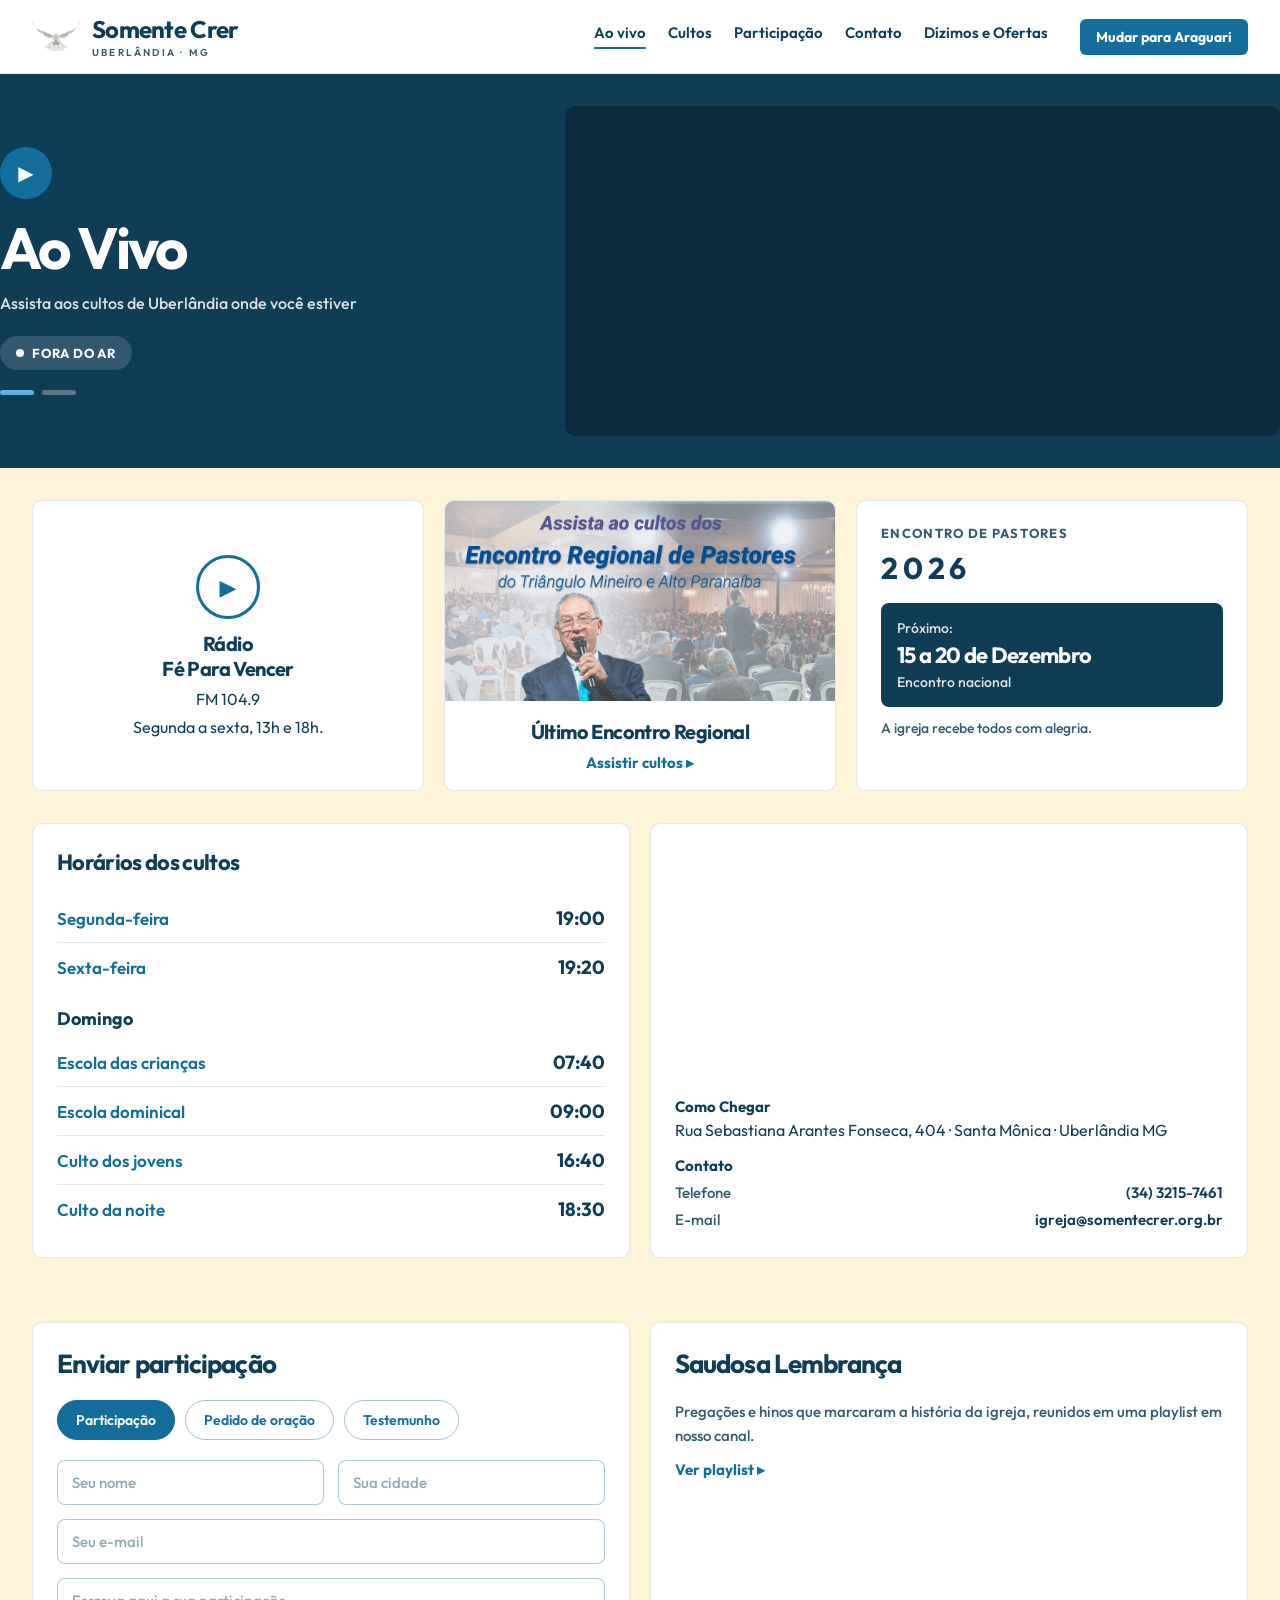
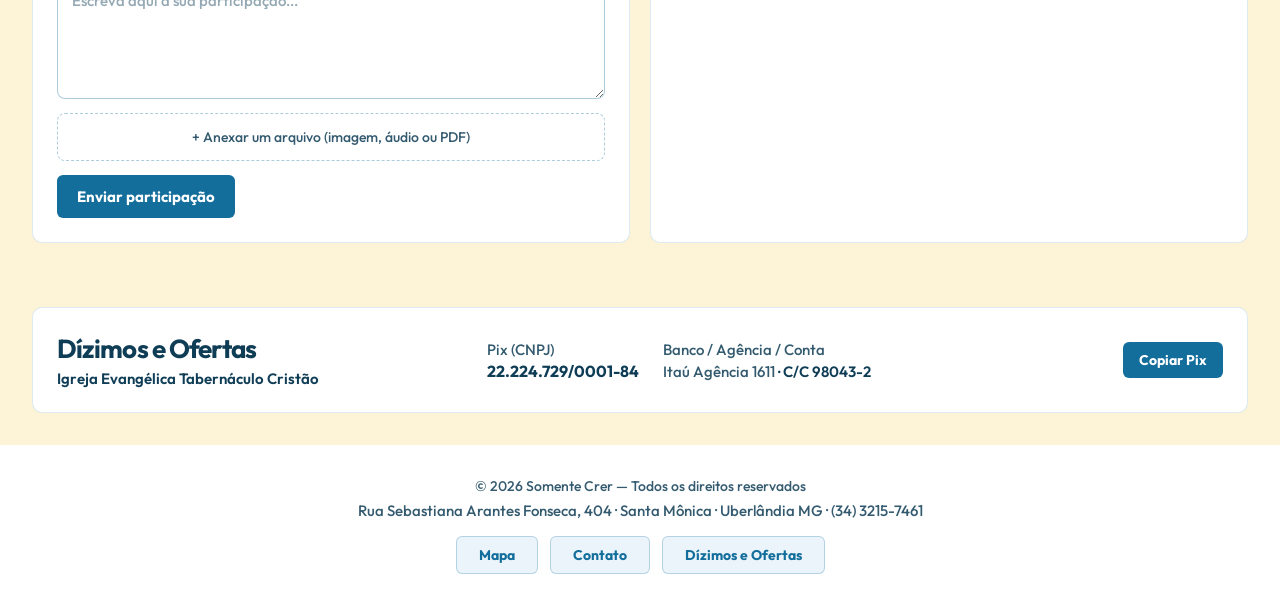
<file: index.html>
<!DOCTYPE html>
<html lang="pt-BR">
<head>
<meta charset="utf-8">
<meta name="viewport" content="width=device-width, initial-scale=1.0">
<link rel="preconnect" href="https://fonts.googleapis.com">
<link rel="preconnect" href="https://fonts.gstatic.com" crossorigin>
<link href="https://fonts.googleapis.com/css2?family=Outfit:wght@400;500;600;700&display=swap" rel="stylesheet">
<title>Somente Crer</title>
<link rel="stylesheet" href="style.css">
</head>
<body>

<header>
  <div class="wrap">
    <a class="logo" href="#topo">
      <img src="img/pomba.png" alt="Logotipo Somente Crer">
      <div class="logo-texto">
        <span class="logo-nome">Somente Crer</span>
        <span class="logo-cidade" data-cidade-logo>UBERLÂNDIA · MG</span>
      </div>
    </a>
    <nav class="menu">
      <a href="#topo"><span>Ao vivo</span><span class="underline"></span></a>
      <a href="#cultos"><span>Cultos</span><span class="underline"></span></a>
      <a href="#participacao"><span>Participação</span><span class="underline"></span></a>
      <a href="#contato"><span>Contato</span><span class="underline"></span></a>
      <a href="#contribuir"><span>Dízimos e Ofertas</span><span class="underline"></span></a>
    </nav>
    <a class="btn-troca-cidade" data-botao-troca-cidade href="#">Mudar de cidade</a>
  </div>
</header>

<section id="topo">
  <div class="wrap hero-grid">
    <div class="hero-carrossel">
      <div class="hero-pista" data-hero-pista>

        <div class="hero-painel">
          <div class="hero-play">▶</div>
          <h1 class="hero-titulo">Ao Vivo</h1>
          <p class="hero-sub" data-hero-sub></p>
          <span class="selo" data-selo-ao-vivo></span>
        </div>

        <div class="hero-painel">
          <span class="aviso-etiqueta" data-aviso-etiqueta></span>
          <h1 class="aviso-titulo" data-aviso-titulo></h1>
          <p class="aviso-data" data-aviso-data></p>
        </div>

      </div>
      <div class="hero-dots">
        <button class="ativo" data-hero-dot></button>
        <button data-hero-dot></button>
      </div>
    </div>

    <div class="hero-video">
      <iframe data-iframe-transmissao src="" title="Transmissão ao vivo" allow="accelerometer; autoplay; clipboard-write; encrypted-media; picture-in-picture" allowfullscreen></iframe>
    </div>
  </div>
</section>

<div class="wrap">

  <div class="cards-row">
    <div class="card card-radio">
      <div class="radio-play">▶</div>
      <div class="card-titulo">Rádio<br><span data-radio-programa></span></div>
      <div data-radio-frequencia></div>
      <div data-radio-grade></div>
    </div>

    <div class="card card-encontro">
      <img src="img/encontro-web.jpg" alt="Encontro Regional de Pastores">
      <div class="card-encontro-texto">
        <div class="card-titulo" style="margin-bottom:8px">Último Encontro Regional</div>
        <a data-link-playlist-encontros href="#" target="_blank" rel="noopener">Assistir cultos ▸</a>
      </div>
    </div>

    <div class="card card-pastores">
      <span class="rotulo">Encontro de Pastores</span>
      <span class="ano" data-pastores-ano></span>
      <div class="bloco-azul">
        <div class="proximo">Próximo:</div>
        <div class="data" data-pastores-data></div>
        <div class="abrangencia" data-pastores-abrangencia></div>
      </div>
      <div class="rodape">A igreja recebe todos com alegria.</div>
    </div>
  </div>

  <section class="duas-colunas">
    <div class="card" id="cultos">
      <h2 class="horarios-titulo">Horários dos cultos</h2>
      <div data-cultos-semana></div>
      <h3 class="subtitulo-domingo">Domingo</h3>
      <div data-cultos-domingo></div>
    </div>

    <div class="card card-contato" id="contato">
      <iframe data-iframe-mapa src="" title="Mapa"></iframe>
      <div class="bloco-info">
        <div>Como Chegar</div>
        <div data-endereco-linha></div>
      </div>
      <div class="bloco-info">
        <div>Contato</div>
        <div class="linha-dado"><span>Telefone</span><span data-contato-telefone></span></div>
        <div class="linha-dado"><span>E-mail</span><span data-contato-email></span></div>
      </div>
    </div>
  </section>

  <section class="secao duas-colunas" id="participacao">
    <div class="card">
      <h2 class="secao-titulo" data-form-titulo>Enviar participação</h2>
      <div class="form-pills">
        <button class="pill ativo" data-pill="participacao">Participação</button>
        <button class="pill" data-pill="oracao">Pedido de oração</button>
        <button class="pill" data-pill="testemunho">Testemunho</button>
      </div>
      <form class="form-participacao" onsubmit="return false">
        <div class="form-linha-dupla">
          <input type="text" placeholder="Seu nome">
          <input type="text" placeholder="Sua cidade">
        </div>
        <input type="email" placeholder="Seu e-mail">
        <textarea rows="5" data-form-placeholder placeholder="Escreva aqui a sua participação..."></textarea>
        <label class="form-anexo">
          <input type="file" hidden>
          <span data-anexo-label>+ Anexar um arquivo (imagem, áudio ou PDF)</span>
        </label>
        <button type="submit" class="btn-enviar" data-form-botao>Enviar participação</button>
      </form>
    </div>
    <div class="card">
      <h2 class="secao-titulo">Saudosa Lembrança</h2>
      <p class="texto-secundario">Pregações e hinos que marcaram a história da igreja, reunidos em uma playlist em nosso canal.</p>
      <a data-link-playlist-saudosa href="#" target="_blank" rel="noopener" class="link-simples">Ver playlist ▸</a>
    </div>
  </section>

  <section class="secao" id="contribuir">
    <div class="card" style="display:grid;grid-template-columns:.8fr 1.2fr auto;gap:20px;align-items:center">
      <div>
        <h2 class="secao-titulo" style="margin-bottom:4px">Dízimos e Ofertas</h2>
        <div data-contrib-titular style="font:600 15px 'Outfit'"></div>
      </div>
      <div style="display:flex;gap:24px;flex-wrap:wrap">
        <div class="linha-dado" style="flex-direction:column;align-items:flex-start;gap:2px">
          <span data-contrib-pix-rotulo></span>
          <span data-contrib-pix-chave style="font:700 16px 'Outfit'"></span>
        </div>
        <div class="linha-dado" style="flex-direction:column;align-items:flex-start;gap:2px">
          <span>Banco / Agência / Conta</span>
          <span><span data-contrib-banco></span> · <span data-contrib-conta></span></span>
        </div>
      </div>
      <button data-btn-copiar-pix class="btn-troca-cidade" style="border:none;cursor:pointer">Copiar Pix</button>
    </div>
  </section>

</div>

<footer>
  <div class="wrap">
    <div class="copyright">© <span id="ano-atual"></span> Somente Crer — Todos os direitos reservados</div>
    <div class="linha-endereco" data-rodape-linha></div>
    <div class="rodape-botoes">
      <a href="#contato">Mapa</a>
      <a href="#contato">Contato</a>
      <a href="#contribuir">Dízimos e Ofertas</a>
    </div>
  </div>
</footer>

<script>document.getElementById('ano-atual').textContent = new Date().getFullYear();</script>
<script>window.CITY = "uberlandia";</script>
<script src="render.js"></script>
</body>
</html>
</file>
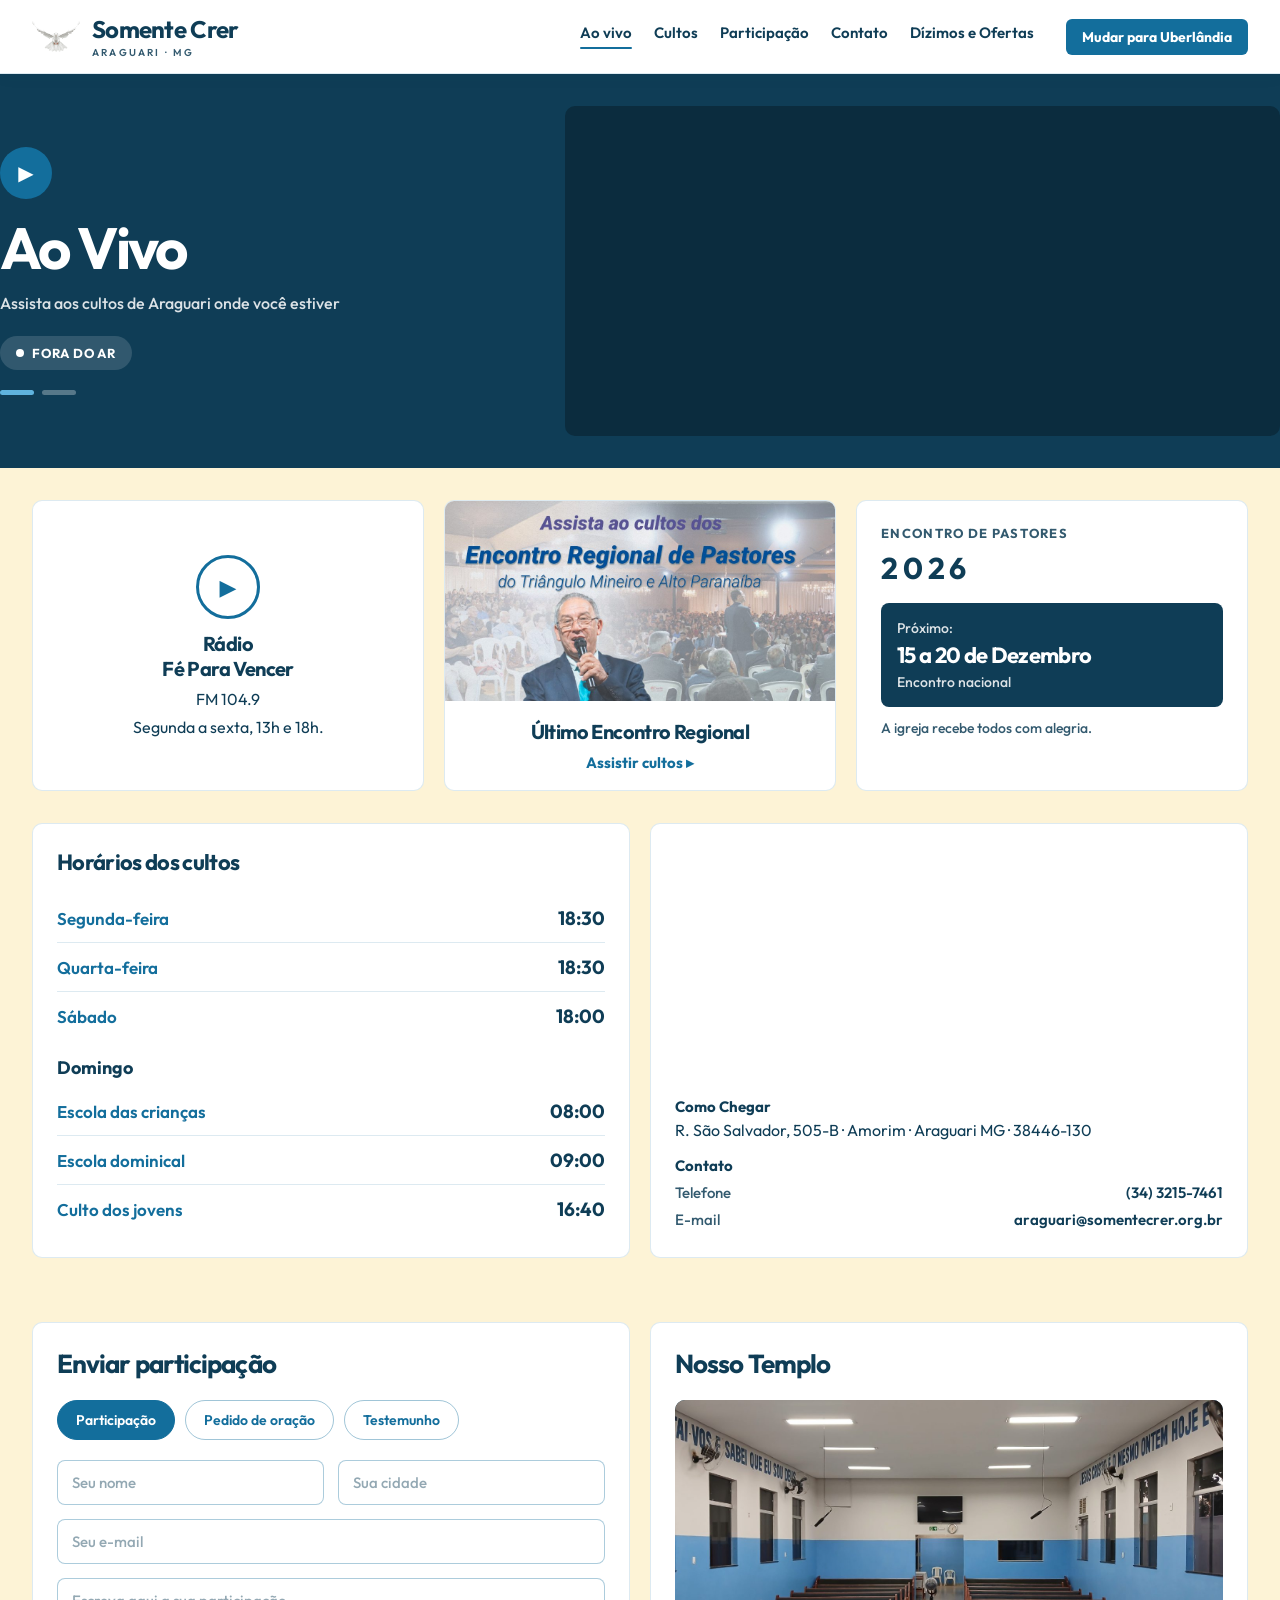
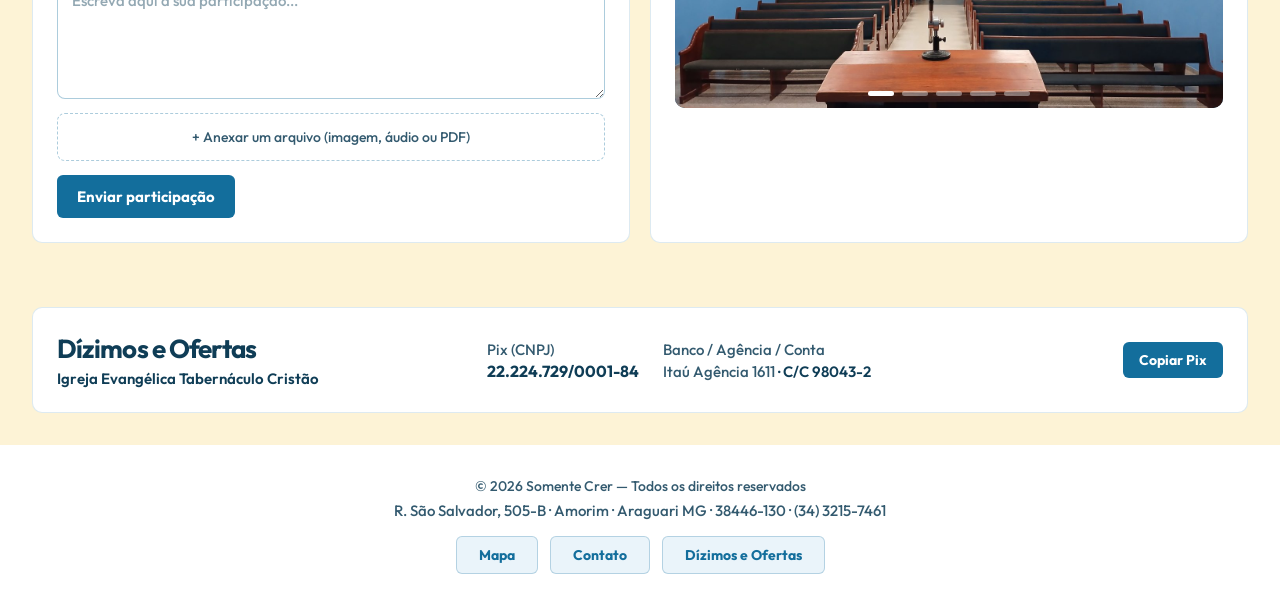
<file: araguari.html>
<!DOCTYPE html>
<html lang="pt-BR">
<head>
<meta charset="utf-8">
<meta name="viewport" content="width=device-width, initial-scale=1.0">
<link rel="preconnect" href="https://fonts.googleapis.com">
<link rel="preconnect" href="https://fonts.gstatic.com" crossorigin>
<link href="https://fonts.googleapis.com/css2?family=Outfit:wght@400;500;600;700&display=swap" rel="stylesheet">
<title>Somente Crer</title>
<link rel="stylesheet" href="style.css">
</head>
<body>

<header>
  <div class="wrap">
    <a class="logo" href="#topo">
      <img src="img/pomba.png" alt="Logotipo Somente Crer">
      <div class="logo-texto">
        <span class="logo-nome">Somente Crer</span>
        <span class="logo-cidade" data-cidade-logo>UBERLÂNDIA · MG</span>
      </div>
    </a>
    <nav class="menu">
      <a href="#topo"><span>Ao vivo</span><span class="underline"></span></a>
      <a href="#cultos"><span>Cultos</span><span class="underline"></span></a>
      <a href="#participacao"><span>Participação</span><span class="underline"></span></a>
      <a href="#contato"><span>Contato</span><span class="underline"></span></a>
      <a href="#contribuir"><span>Dízimos e Ofertas</span><span class="underline"></span></a>
    </nav>
    <a class="btn-troca-cidade" data-botao-troca-cidade href="#">Mudar de cidade</a>
  </div>
</header>

<section id="topo">
  <div class="wrap hero-grid">
    <div class="hero-carrossel">
      <div class="hero-pista" data-hero-pista>

        <div class="hero-painel">
          <div class="hero-play">▶</div>
          <h1 class="hero-titulo">Ao Vivo</h1>
          <p class="hero-sub" data-hero-sub></p>
          <span class="selo" data-selo-ao-vivo></span>
        </div>

        <div class="hero-painel">
          <span class="aviso-etiqueta" data-aviso-etiqueta></span>
          <h1 class="aviso-titulo" data-aviso-titulo></h1>
          <p class="aviso-data" data-aviso-data></p>
        </div>

      </div>
      <div class="hero-dots">
        <button class="ativo" data-hero-dot></button>
        <button data-hero-dot></button>
      </div>
    </div>

    <div class="hero-video">
      <iframe data-iframe-transmissao src="" title="Transmissão ao vivo" allow="accelerometer; autoplay; clipboard-write; encrypted-media; picture-in-picture" allowfullscreen></iframe>
    </div>
  </div>
</section>

<div class="wrap">

  <div class="cards-row">
    <div class="card card-radio">
      <div class="radio-play">▶</div>
      <div class="card-titulo">Rádio<br><span data-radio-programa></span></div>
      <div data-radio-frequencia></div>
      <div data-radio-grade></div>
    </div>

    <div class="card card-encontro">
      <img src="img/encontro-web.jpg" alt="Encontro Regional de Pastores">
      <div class="card-encontro-texto">
        <div class="card-titulo" style="margin-bottom:8px">Último Encontro Regional</div>
        <a data-link-playlist-encontros href="#" target="_blank" rel="noopener">Assistir cultos ▸</a>
      </div>
    </div>

    <div class="card card-pastores">
      <span class="rotulo">Encontro de Pastores</span>
      <span class="ano" data-pastores-ano></span>
      <div class="bloco-azul">
        <div class="proximo">Próximo:</div>
        <div class="data" data-pastores-data></div>
        <div class="abrangencia" data-pastores-abrangencia></div>
      </div>
      <div class="rodape">A igreja recebe todos com alegria.</div>
    </div>
  </div>

  <section class="duas-colunas">
    <div class="card" id="cultos">
      <h2 class="horarios-titulo">Horários dos cultos</h2>
      <div data-cultos-semana></div>
      <h3 class="subtitulo-domingo">Domingo</h3>
      <div data-cultos-domingo></div>
    </div>

    <div class="card card-contato" id="contato">
      <iframe data-iframe-mapa src="" title="Mapa"></iframe>
      <div class="bloco-info">
        <div>Como Chegar</div>
        <div data-endereco-linha></div>
      </div>
      <div class="bloco-info">
        <div>Contato</div>
        <div class="linha-dado"><span>Telefone</span><span data-contato-telefone></span></div>
        <div class="linha-dado"><span>E-mail</span><span data-contato-email></span></div>
      </div>
    </div>
  </section>

  <section class="secao duas-colunas" id="participacao">
    <div class="card">
      <h2 class="secao-titulo" data-form-titulo>Enviar participação</h2>
      <div class="form-pills">
        <button class="pill ativo" data-pill="participacao">Participação</button>
        <button class="pill" data-pill="oracao">Pedido de oração</button>
        <button class="pill" data-pill="testemunho">Testemunho</button>
      </div>
      <form class="form-participacao" onsubmit="return false">
        <div class="form-linha-dupla">
          <input type="text" placeholder="Seu nome">
          <input type="text" placeholder="Sua cidade">
        </div>
        <input type="email" placeholder="Seu e-mail">
        <textarea rows="5" data-form-placeholder placeholder="Escreva aqui a sua participação..."></textarea>
        <label class="form-anexo">
          <input type="file" hidden>
          <span data-anexo-label>+ Anexar um arquivo (imagem, áudio ou PDF)</span>
        </label>
        <button type="submit" class="btn-enviar" data-form-botao>Enviar participação</button>
      </form>
    </div>
    <div class="card">
      <h2 class="secao-titulo">Nosso Templo</h2>
      <div class="galeria" data-galeria></div>
    </div>
  </section>

  <section class="secao" id="contribuir">
    <div class="card" style="display:grid;grid-template-columns:.8fr 1.2fr auto;gap:20px;align-items:center">
      <div>
        <h2 class="secao-titulo" style="margin-bottom:4px">Dízimos e Ofertas</h2>
        <div data-contrib-titular style="font:600 15px 'Outfit'"></div>
      </div>
      <div style="display:flex;gap:24px;flex-wrap:wrap">
        <div class="linha-dado" style="flex-direction:column;align-items:flex-start;gap:2px">
          <span data-contrib-pix-rotulo></span>
          <span data-contrib-pix-chave style="font:700 16px 'Outfit'"></span>
        </div>
        <div class="linha-dado" style="flex-direction:column;align-items:flex-start;gap:2px">
          <span>Banco / Agência / Conta</span>
          <span><span data-contrib-banco></span> · <span data-contrib-conta></span></span>
        </div>
      </div>
      <button data-btn-copiar-pix class="btn-troca-cidade" style="border:none;cursor:pointer">Copiar Pix</button>
    </div>
  </section>

</div>

<footer>
  <div class="wrap">
    <div class="copyright">© <span id="ano-atual"></span> Somente Crer — Todos os direitos reservados</div>
    <div class="linha-endereco" data-rodape-linha></div>
    <div class="rodape-botoes">
      <a href="#contato">Mapa</a>
      <a href="#contato">Contato</a>
      <a href="#contribuir">Dízimos e Ofertas</a>
    </div>
  </div>
</footer>

<script>document.getElementById('ano-atual').textContent = new Date().getFullYear();</script>
<script>window.CITY = "araguari";</script>
<script src="render.js"></script>
</body>
</html>
</file>
<file: style.css>
@import url('https://fonts.googleapis.com/css2?family=Outfit:wght@400;500;600;700&display=swap');

:root {
  --azul-tinta: #0F3D56;
  --azul-acao: #136E9C;
  --azul-acao-escuro: #0F5A81;
  --azul-claro: #5FB3DE;
  --azul-gelo: #EAF4FA;
  --branco: #FFFFFF;
  --amarelo-suave: #FDF3D6;
  --amarelo-destaque: #F7DC85;
  --vermelho-vivo: #E23B2E;
  --fundo-player: #0B2C3E;
  --borda-card: rgba(19,110,156,.14);
  --borda-input: rgba(19,110,156,.35);
  --texto-secundario: rgba(15,61,86,.85);
  --texto-secundario-claro: rgba(255,255,255,.85);
  --selo-fora-do-ar: rgba(255,255,255,.14);
}

* { margin: 0; padding: 0; box-sizing: border-box; }

html { scroll-behavior: smooth; }

body {
  font-family: 'Outfit', system-ui, sans-serif;
  background: var(--amarelo-suave);
  color: var(--azul-tinta);
}

section, header { scroll-margin-top: 106px; }

.wrap {
  max-width: 1560px;
  margin: 0 auto;
  padding: 0 32px;
}

/* ===== Cabeçalho ===== */
header {
  position: sticky;
  top: 0;
  z-index: 30;
  background: var(--branco);
  border-bottom: 1px solid var(--borda-card);
  box-shadow: 0 2px 14px rgba(15,61,86,.07);
}
header .wrap {
  display: flex;
  align-items: center;
  gap: 32px;
  padding-top: 14px;
  padding-bottom: 14px;
}
.logo { display: flex; align-items: center; gap: 12px; text-decoration: none; color: inherit; }
.logo img { width: 48px; height: auto; display: block; }
.logo-texto { display: flex; flex-direction: column; gap: 2px; line-height: 1.05; }
.logo-nome { font: 700 24px 'Outfit'; letter-spacing: -.03em; color: var(--azul-tinta); }
.logo-cidade { font: 600 10px 'Outfit'; letter-spacing: .22em; text-transform: uppercase; color: var(--texto-secundario); }

nav.menu {
  display: flex;
  align-items: center;
  gap: 22px;
  margin-left: auto;
  overflow-x: auto;
}
nav.menu a {
  font: 600 15px 'Outfit';
  color: var(--azul-tinta);
  text-decoration: none;
  white-space: nowrap;
  display: flex;
  flex-direction: column;
  gap: 5px;
  padding-bottom: 2px;
}
nav.menu a span.underline { height: 2px; border-radius: 2px; background: transparent; }
nav.menu a.ativo span.underline { background: var(--azul-acao); }

.btn-troca-cidade {
  background: var(--azul-acao);
  color: var(--branco);
  border-radius: 6px;
  padding: 9px 16px;
  font: 700 14px 'Outfit';
  white-space: nowrap;
  text-decoration: none;
  transition: background .15s;
}
.btn-troca-cidade:hover { background: var(--azul-acao-escuro); }

/* ===== Hero ===== */
#topo {
  background: var(--azul-tinta);
  color: var(--branco);
}
.hero-grid {
  display: grid;
  grid-template-columns: .85fr 1.15fr;
  gap: 36px;
  align-items: center;
  padding: 32px 0;
  min-width: 0;
}
.hero-carrossel { overflow: hidden; min-width: 0; }
.hero-pista {
  display: flex;
  width: 200%;
  transition: transform .7s cubic-bezier(.45,.05,.2,1);
  cursor: grab;
}
.hero-painel { width: 50%; flex: none; padding-right: 28px; }

.hero-play {
  width: 52px; height: 52px; border-radius: 50%;
  background: var(--azul-acao);
  display: flex; align-items: center; justify-content: center;
  color: var(--branco); font-size: 20px; cursor: pointer;
  transition: background .15s; margin-bottom: 20px;
}
.hero-play:hover { background: var(--vermelho-vivo); }

.hero-titulo { font: 700 58px/1 'Outfit'; letter-spacing: -.045em; margin-bottom: 14px; }
.hero-sub { font: 500 16px/1.6 'Outfit'; color: var(--texto-secundario-claro); margin-bottom: 20px; }

.selo {
  display: inline-flex; align-items: center; gap: 8px;
  padding: 9px 16px; border-radius: 999px;
  font: 700 13px 'Outfit'; letter-spacing: .06em;
}
.selo-ao-vivo { background: var(--vermelho-vivo); color: var(--branco); }
.selo-fora-do-ar { background: var(--selo-fora-do-ar); color: var(--branco); }
.selo-ponto { width: 8px; height: 8px; border-radius: 50%; background: currentColor; }
.selo-ao-vivo .selo-ponto { animation: pulseLive 1.6s infinite; }
@keyframes pulseLive { 0%,100% { opacity: 1; } 50% { opacity: .35; } }

.aviso-etiqueta {
  display: inline-block;
  background: var(--amarelo-destaque);
  color: var(--azul-tinta);
  font: 700 13px 'Outfit'; letter-spacing: .14em; text-transform: uppercase;
  padding: 8px 16px; border-radius: 999px; margin-bottom: 20px;
}
.aviso-titulo { font: 700 52px/1 'Outfit'; letter-spacing: -.05em; margin-bottom: 12px; }
.aviso-data { font: 500 16px 'Outfit'; color: var(--texto-secundario-claro); }

.hero-dots { display: flex; gap: 8px; margin-top: 20px; }
.hero-dots button {
  width: 34px; height: 5px; border-radius: 999px; border: none; cursor: pointer;
  background: rgba(255,255,255,.3);
}
.hero-dots button.ativo { background: var(--azul-claro); }

.hero-video { position: relative; border-radius: 10px; overflow: hidden; background: var(--fundo-player); }
.hero-video iframe { width: 100%; height: 330px; display: block; border: 0; }

/* ===== Cards ===== */
.cards-row {
  display: grid;
  grid-template-columns: repeat(3, 1fr);
  gap: 20px;
  padding: 32px 0;
}
.card {
  background: var(--branco);
  border: 1px solid var(--borda-card);
  border-radius: 10px;
  padding: 24px;
  display: flex; flex-direction: column;
}
.card-radio { align-items: center; text-align: center; justify-content: center; gap: 8px; }
.radio-play {
  width: 64px; height: 64px; border-radius: 50%;
  border: 3px solid var(--azul-acao);
  display: flex; align-items: center; justify-content: center;
  color: var(--azul-acao); font-size: 22px; margin-bottom: 4px;
}
.card-titulo { font: 700 20px 'Outfit'; letter-spacing: -.03em; }
.card-encontro { padding: 0; overflow: hidden; }
.card-encontro img { width: 100%; height: 200px; object-fit: cover; display: block; }
.card-encontro-texto { padding: 18px 24px; text-align: center; }
.card-encontro-texto a { color: var(--azul-acao); text-decoration: none; font: 700 15px 'Outfit'; }
.card-pastores { gap: 8px; }
.card-pastores .rotulo { font: 700 13px 'Outfit'; letter-spacing: .1em; text-transform: uppercase; color: var(--texto-secundario); }
.card-pastores .ano { font: 700 30px 'Outfit'; letter-spacing: .16em; color: var(--azul-tinta); }
.card-pastores .bloco-azul { background: var(--azul-tinta); color: var(--branco); border-radius: 8px; padding: 16px; margin-top: 8px; }
.card-pastores .bloco-azul .proximo { font: 500 14px 'Outfit'; color: rgba(255,255,255,.85); margin-bottom: 4px; }
.card-pastores .bloco-azul .data { font: 700 22px 'Outfit'; letter-spacing: -.03em; margin-bottom: 4px; }
.card-pastores .bloco-azul .abrangencia { font: 500 14px 'Outfit'; color: rgba(255,255,255,.85); }
.card-pastores .rodape { font: 500 14px 'Outfit'; color: var(--texto-secundario); margin-top: 4px; }

/* ===== Horários + Como chegar ===== */
.duas-colunas {
  display: grid;
  grid-template-columns: 1fr 1fr;
  gap: 20px;
  padding-bottom: 32px;
}
.duas-colunas .card { height: 100%; }
.horarios-titulo, .contato-titulo { font: 700 22px 'Outfit'; letter-spacing: -.03em; margin-bottom: 18px; }
.culto-linha { display: flex; justify-content: space-between; align-items: baseline; padding: 12px 0; border-bottom: 1px solid var(--borda-card); }
.culto-linha:last-child { border-bottom: none; }
.culto-rotulo { font: 600 17px 'Outfit'; color: var(--azul-acao); }
.culto-hora { font: 700 19px 'Outfit'; letter-spacing: -.01em; color: var(--azul-tinta); }
.subtitulo-domingo { font: 700 18px 'Outfit'; margin: 16px 0 8px; color: var(--azul-tinta); }

.card-contato { display: flex; flex-direction: column; gap: 16px; }
.card-contato iframe { width: 100%; flex: 1; min-height: 210px; border: 0; border-radius: 8px; }
.bloco-info div:first-child { font: 700 15px 'Outfit'; margin-bottom: 4px; }
.linha-dado { display: flex; justify-content: space-between; align-items: baseline; padding: 4px 0; }
.linha-dado span:first-child { font: 500 15px 'Outfit'; color: var(--texto-secundario); }
.linha-dado span:last-child { font: 600 15px 'Outfit'; }

/* ===== Galeria (Araguari) ===== */
.galeria { position: relative; border-radius: 10px; overflow: hidden; background: var(--azul-tinta); aspect-ratio: 16/9; }
.galeria img { width: 100%; height: 100%; object-fit: contain; position: absolute; inset: 0; opacity: 0; transition: opacity .8s; }
.galeria img.ativa { opacity: 1; }
.galeria-dots { position: absolute; bottom: 12px; left: 0; right: 0; display: flex; justify-content: center; gap: 8px; }
.galeria-dots button { width: 26px; height: 5px; border-radius: 999px; border: none; background: rgba(255,255,255,.4); cursor: pointer; }
.galeria-dots button.ativa { background: var(--branco); }

/* ===== Rodapé ===== */
footer { background: var(--branco); text-align: center; padding: 32px 0; }
footer .copyright { font: 500 14px 'Outfit'; color: var(--texto-secundario); margin-bottom: 6px; }
footer .linha-endereco { font: 500 15px 'Outfit'; color: var(--texto-secundario); margin-bottom: 16px; }
.rodape-botoes { display: flex; gap: 12px; justify-content: center; }
.rodape-botoes a {
  background: var(--azul-gelo);
  border: 1px solid rgba(19,110,156,.25);
  color: var(--azul-acao);
  border-radius: 6px;
  padding: 9px 22px;
  font: 700 14px 'Outfit';
  text-decoration: none;
}

/* ===== Genéricos de seção ===== */
.secao { padding: 32px 0; }
.secao-titulo { font: 700 26px 'Outfit'; letter-spacing: -.035em; margin-bottom: 20px; }
.texto-secundario { font: 500 15px/1.6 'Outfit'; color: var(--texto-secundario); margin-bottom: 12px; }
.link-simples { color: var(--azul-acao); font: 700 15px 'Outfit'; text-decoration: none; }

/* ===== Formulário de participação ===== */
.form-pills { display: flex; gap: 10px; margin-bottom: 20px; flex-wrap: wrap; }
.pill {
  border-radius: 999px;
  padding: 10px 18px;
  font: 600 14px 'Outfit';
  cursor: pointer;
  border: 1px solid rgba(19,110,156,.4);
  background: transparent;
  color: var(--azul-acao);
  transition: background .15s, color .15s;
}
.pill.ativo { background: var(--azul-acao); color: var(--branco); border-color: var(--azul-acao); }

.form-participacao { display: flex; flex-direction: column; gap: 14px; }
.form-linha-dupla { display: grid; grid-template-columns: 1fr 1fr; gap: 14px; }
.form-participacao input[type="text"],
.form-participacao input[type="email"],
.form-participacao textarea {
  border: 1px solid var(--borda-input);
  border-radius: 8px;
  padding: 12px 14px;
  font: 500 15px 'Outfit';
  color: var(--azul-tinta);
  background: var(--branco);
  width: 100%;
  resize: vertical;
}
.form-participacao input::placeholder,
.form-participacao textarea::placeholder { color: rgba(15,61,86,.45); }

.form-anexo {
  border: 1px dashed var(--borda-input);
  border-radius: 8px;
  padding: 14px;
  text-align: center;
  font: 500 14px 'Outfit';
  color: var(--texto-secundario);
  cursor: pointer;
  display: block;
}

.btn-enviar {
  background: var(--azul-acao);
  color: var(--branco);
  border: none;
  border-radius: 6px;
  padding: 12px 20px;
  font: 700 15px 'Outfit';
  cursor: pointer;
  transition: background .15s;
  align-self: flex-start;
}
.btn-enviar:hover { background: var(--azul-acao-escuro); }

@media (max-width: 1100px) {
  .wrap { padding: 0 18px; }
  .hero-grid, .cards-row, .duas-colunas { grid-template-columns: 1fr; }
  .hero-titulo, .aviso-titulo { font-size: 40px; }
  nav.menu { flex-wrap: nowrap; }
  .hero-video iframe { height: 220px; }
}
@media (max-width: 640px) {
  .wrap { padding: 0 14px; }
  .hero-titulo, .aviso-titulo { font-size: 34px; }
}
</file>
